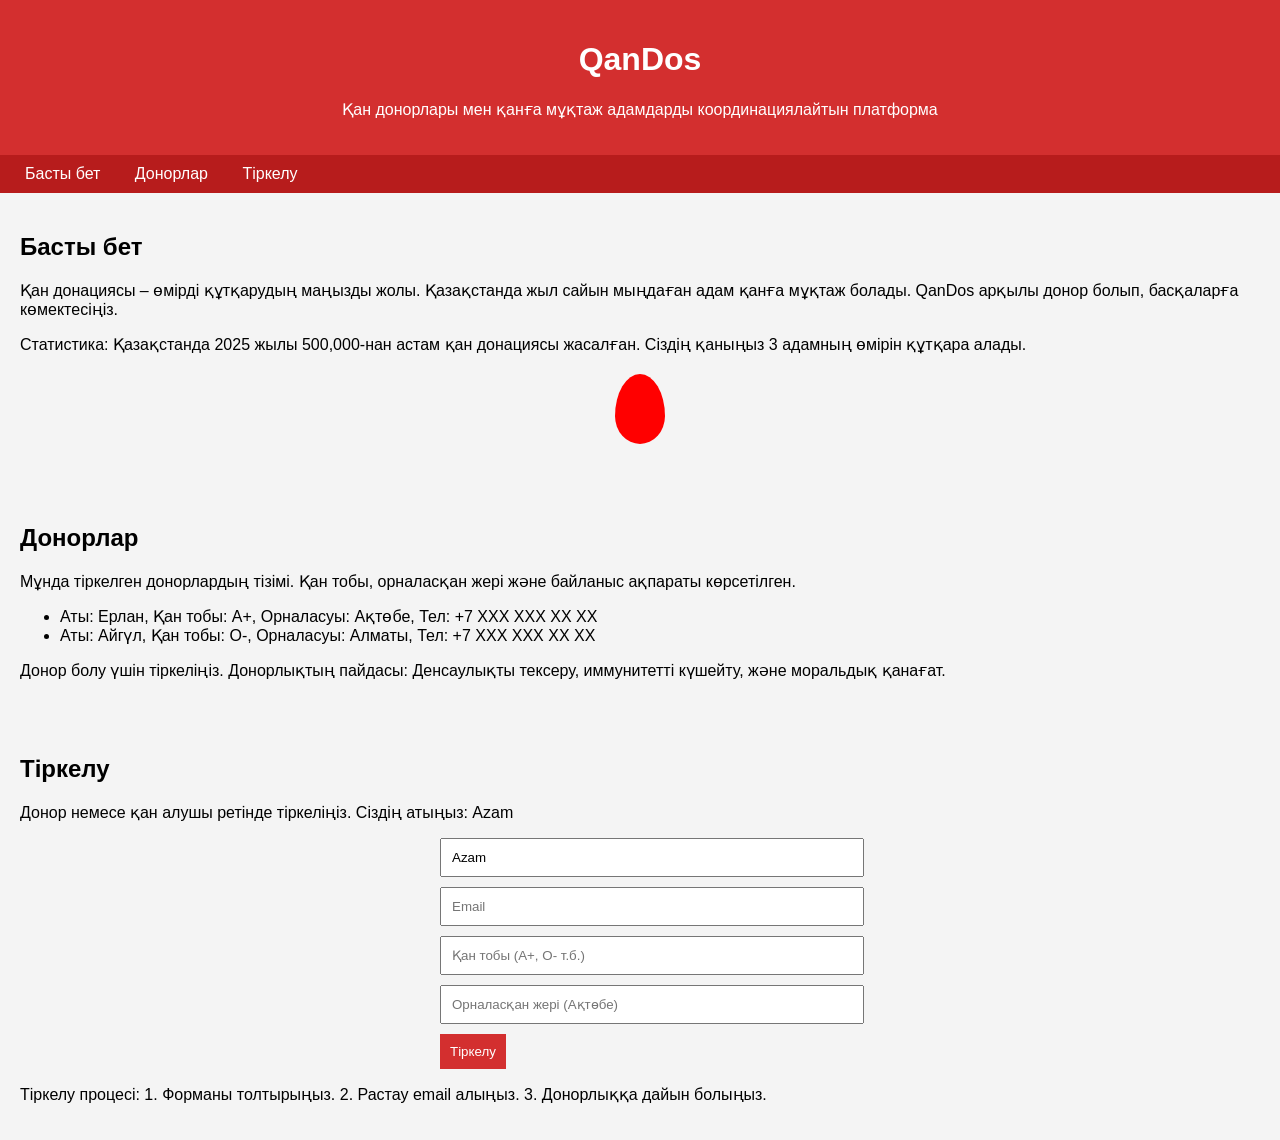
<file: 201 рпо.html>
<!DOCTYPE html>
<html lang="kk">
<head>
    <meta charset="UTF-8">
    <meta name="viewport" content="width=device-width, initial-scale=1.0">
    <title>QanDos - Қан Донорлары Платформасы</title>
    <style>
        body { font-family: Arial, sans-serif; margin: 0; padding: 0; background-color: #f4f4f4; }
        header { background-color: #d32f2f; color: white; padding: 20px; text-align: center; }
        nav { background-color: #b71c1c; padding: 10px; }
        nav a { color: white; margin: 0 15px; text-decoration: none; }
        section { padding: 20px; }
        .animation { animation: pulse 2s infinite; }
        @keyframes pulse {
            0% { transform: scale(1); }
            50% { transform: scale(1.1); }
            100% { transform: scale(1); }
        }
        .blood-drop {
            width: 50px; height: 70px; background: red; border-radius: 50% 50% 50% 50% / 60% 60% 40% 40%; 
            position: relative; margin: 20px auto; animation: drop 2s infinite;
        }
        @keyframes drop {
            0% { top: 0; }
            100% { top: 20px; }
        }
        form { max-width: 400px; margin: auto; }
        input { display: block; width: 100%; margin: 10px 0; padding: 10px; }
        button { background-color: #d32f2f; color: white; border: none; padding: 10px; cursor: pointer; }
    </style>
</head>
<body>
    <header>
        <h1>QanDos</h1>
        <p>Қан донорлары мен қанға мұқтаж адамдарды координациялайтын платформа</p>
    </header>
    <nav>
        <a href="#home">Басты бет</a>
        <a href="#donors">Донорлар</a>
        <a href="#register">Тіркелу</a>
    </nav>
    <section id="home">
        <h2>Басты бет</h2>
        <p>Қан донациясы – өмірді құтқарудың маңызды жолы. Қазақстанда жыл сайын мыңдаған адам қанға мұқтаж болады. QanDos арқылы донор болып, басқаларға көмектесіңіз.</p>
        <p>Статистика: Қазақстанда 2025 жылы 500,000-нан астам қан донациясы жасалған. Сіздің қаныңыз 3 адамның өмірін құтқара алады.</p>
        <div class="blood-drop animation"></div>
    </section>
    <section id="donors">
        <h2>Донорлар</h2>
        <p>Мұнда тіркелген донорлардың тізімі. Қан тобы, орналасқан жері және байланыс ақпараты көрсетілген.</p>
        <ul>
            <li>Аты: Ерлан, Қан тобы: A+, Орналасуы: Ақтөбе, Тел: +7 XXX XXX XX XX</li>
            <li>Аты: Айгүл, Қан тобы: O-, Орналасуы: Алматы, Тел: +7 XXX XXX XX XX</li>
            <!-- Қосымша донорлар қосуға болады -->
        </ul>
        <p>Донор болу үшін тіркеліңіз. Донорлықтың пайдасы: Денсаулықты тексеру, иммунитетті күшейту, және моральдық қанағат.</p>
    </section>
    <section id="register">
        <h2>Тіркелу</h2>
        <p>Донор немесе қан алушы ретінде тіркеліңіз. Сіздің атыңыз: Azam</p>
        <form>
            <input type="text" placeholder="Аты" value="Azam">
            <input type="email" placeholder="Email">
            <input type="text" placeholder="Қан тобы (A+, O- т.б.)">
            <input type="text" placeholder="Орналасқан жері (Ақтөбе)">
            <button type="submit" class="animation">Тіркелу</button>
        </form>
        <p>Тіркелу процесі: 1. Форманы толтырыңыз. 2. Растау email алыңыз. 3. Донорлыққа дайын болыңыз.</p>
    </section>
</body>
</html>
</file>
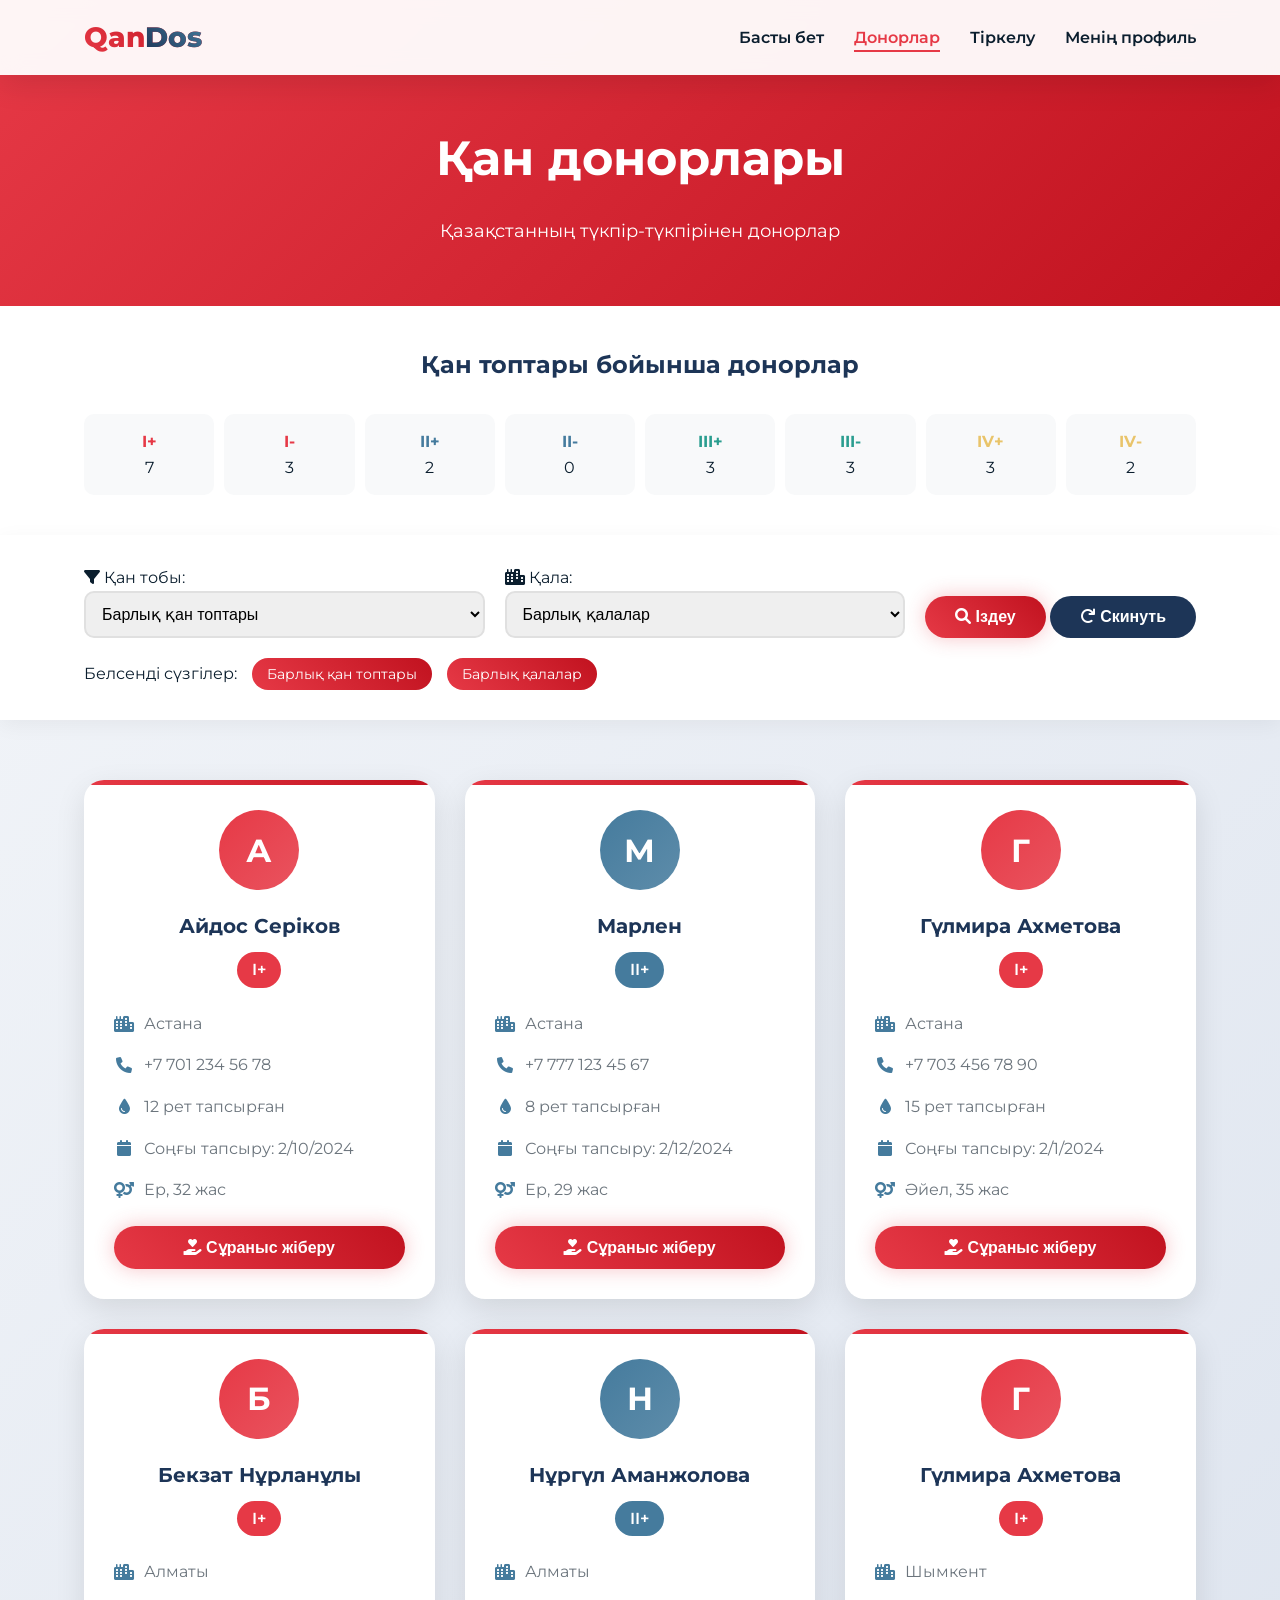
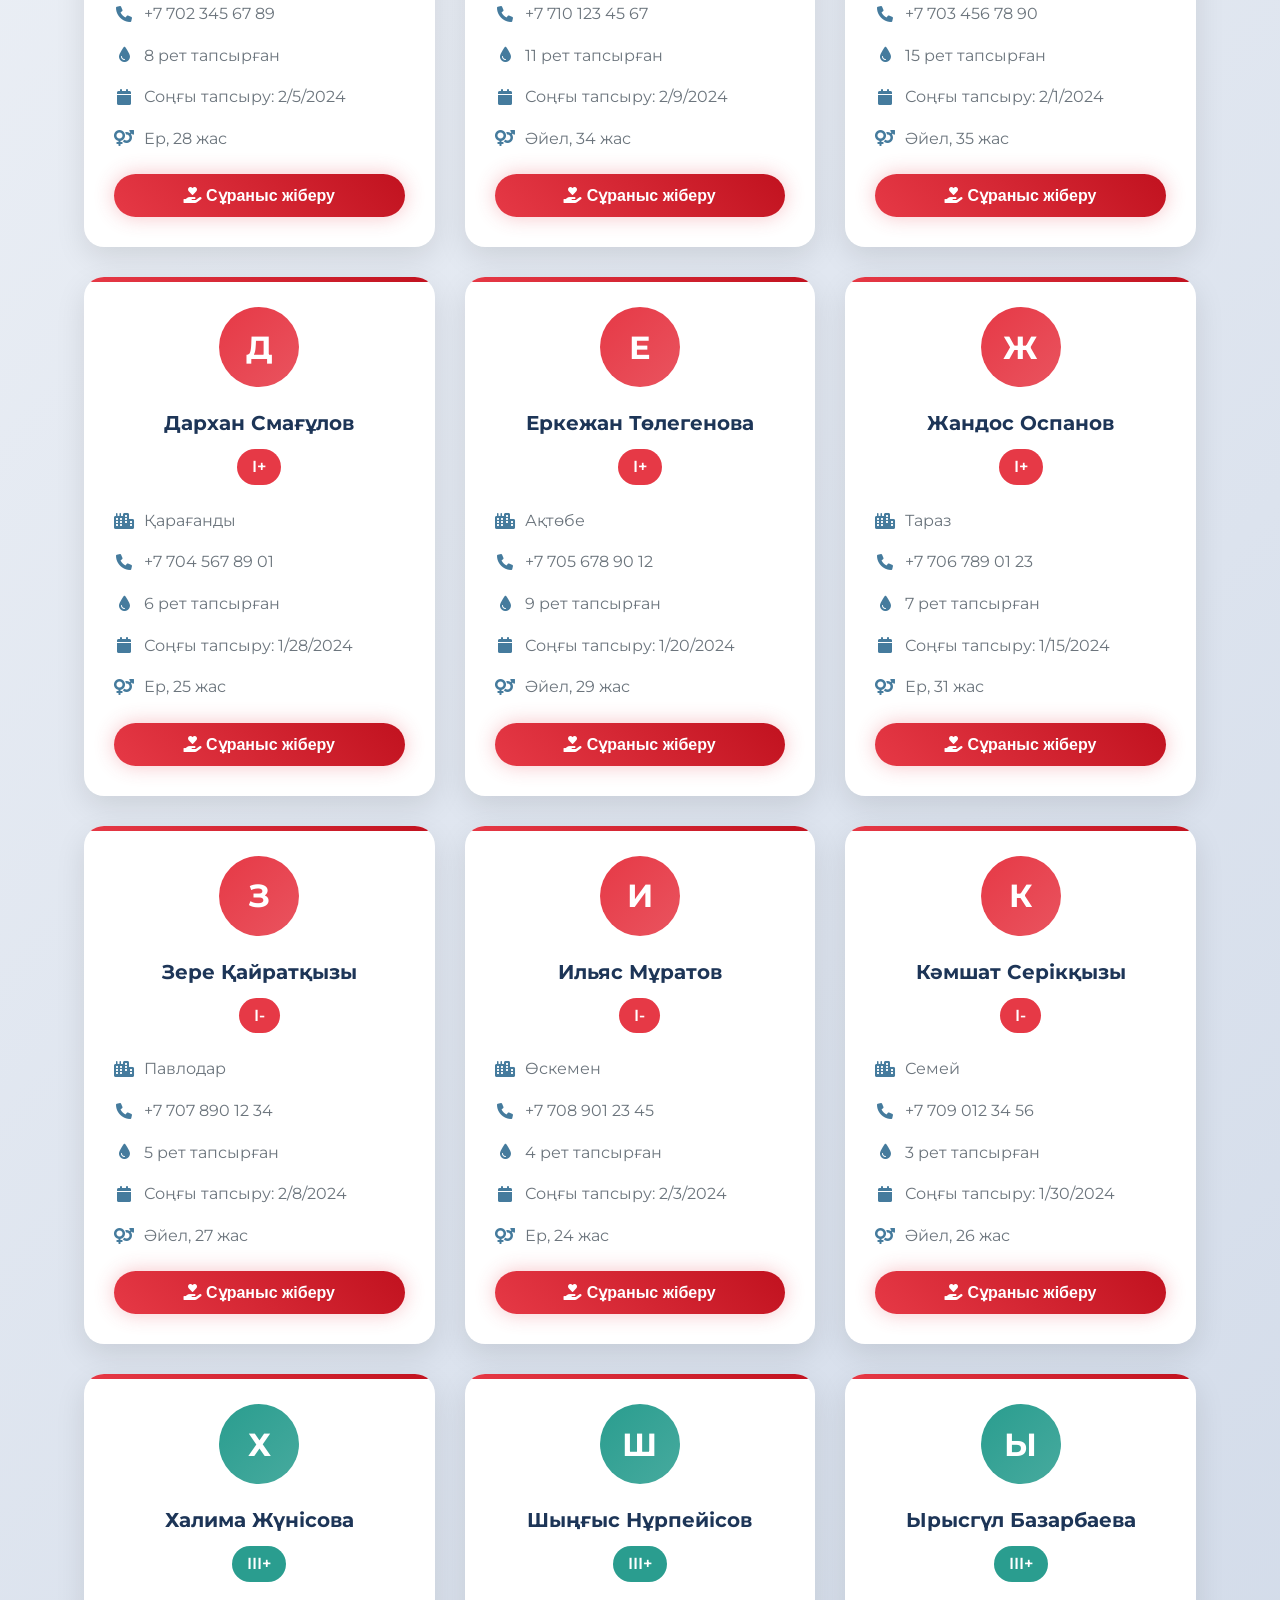
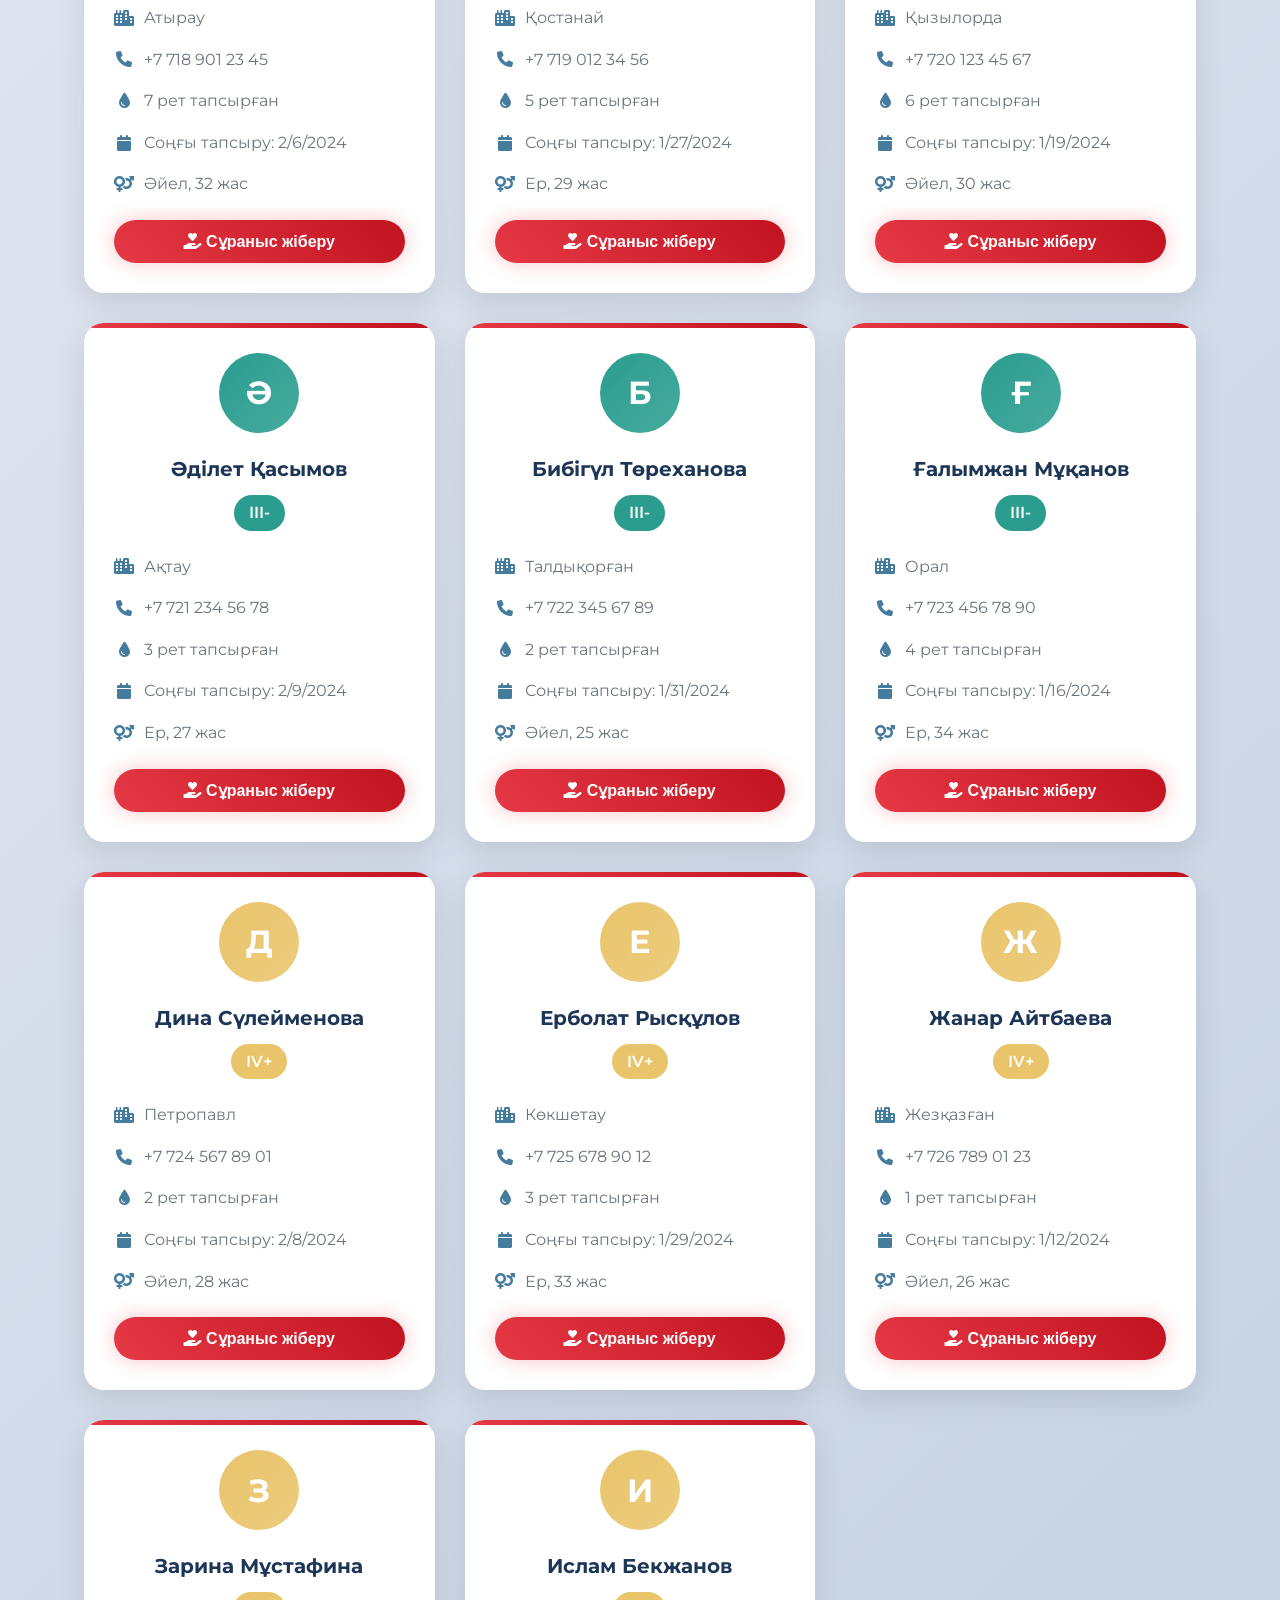
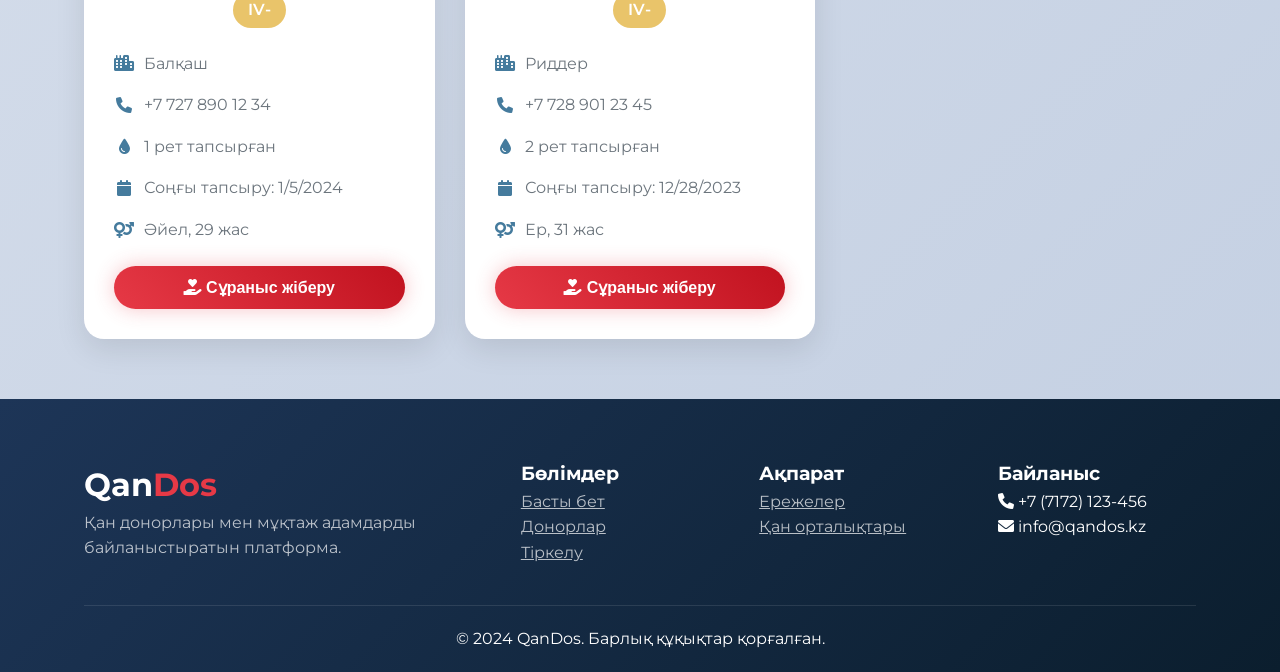
<file: donors.html>
<!DOCTYPE html>
    <html lang="kk">
    <head>
        <meta charset="UTF-8">
        <meta name="viewport" content="width=device-width, initial-scale=1.0">
        <title>Донорлар | QanDos</title>
        <link rel="stylesheet" href="style.css">
        <link href="https://fonts.googleapis.com/css2?family=Montserrat:wght@300;400;600;700;800&display=swap" rel="stylesheet">
        <link rel="stylesheet" href="https://cdnjs.cloudflare.com/ajax/libs/font-awesome/6.0.0/css/all.min.css">
    </head>
    <body>
        <nav class="navbar">
            <div class="container">
                <div class="logo">
                    <h1>Qan<span>Dos</span></h1>
                </div>
                <ul class="nav-links">
                    <li><a href="index.html">Басты бет</a></li>
                    <li><a href="donors.html" class="active">Донорлар</a></li>
                    <li><a href="register.html">Тіркелу</a></li>
                    <li><a href="profile.html">Менің профиль</a></li>
                </ul>
                <div class="burger">
                    <div class="line1"></div>
                    <div class="line2"></div>
                    <div class="line3"></div>
                </div>
            </div>
        </nav>

        <!-- Page Header -->
        <section class="page-header" style="background: linear-gradient(135deg, #E63946, #C1121F); color:white; padding:120px 0 60px; text-align:center;">
            <div class="container">
                <h1 style="font-size:48px;">Қан донорлары</h1>
                <p style="font-size:18px;">Қазақстанның түкпір-түкпірінен донорлар</p>
            </div>
        </section>

        <!-- Қан топтары бойынша статистика -->
        <section style="padding: 40px 0; background: white;">
            <div class="container">
                <h2 style="text-align: center; margin-bottom: 30px; color: #1D3557;">Қан топтары бойынша донорлар</h2>
                <div style="display: grid; grid-template-columns: repeat(8, 1fr); gap: 10px;">
                    <div style="text-align: center; padding: 15px; background: #f8f9fa; border-radius: 10px; cursor: pointer;" onclick="filterBlood('I+')">
                        <span style="font-weight:700; color:#E63946;">I+</span><br>
                        <span id="count-I+">0</span>
                    </div>
                    <div style="text-align: center; padding: 15px; background: #f8f9fa; border-radius: 10px; cursor: pointer;" onclick="filterBlood('I-')">
                        <span style="font-weight:700; color:#E63946;">I-</span><br>
                        <span id="count-I-">0</span>
                    </div>
                    <div style="text-align: center; padding: 15px; background: #f8f9fa; border-radius: 10px; cursor: pointer;" onclick="filterBlood('II+')">
                        <span style="font-weight:700; color:#457B9D;">II+</span><br>
                        <span id="count-II+">0</span>
                    </div>
                    <div style="text-align: center; padding: 15px; background: #f8f9fa; border-radius: 10px; cursor: pointer;" onclick="filterBlood('II-')">
                        <span style="font-weight:700; color:#457B9D;">II-</span><br>
                        <span id="count-II-">0</span>
                    </div>
                    <div style="text-align: center; padding: 15px; background: #f8f9fa; border-radius: 10px; cursor: pointer;" onclick="filterBlood('III+')">
                        <span style="font-weight:700; color:#2A9D8F;">III+</span><br>
                        <span id="count-III+">0</span>
                    </div>
                    <div style="text-align: center; padding: 15px; background: #f8f9fa; border-radius: 10px; cursor: pointer;" onclick="filterBlood('III-')">
                        <span style="font-weight:700; color:#2A9D8F;">III-</span><br>
                        <span id="count-III-">0</span>
                    </div>
                    <div style="text-align: center; padding: 15px; background: #f8f9fa; border-radius: 10px; cursor: pointer;" onclick="filterBlood('IV+')">
                        <span style="font-weight:700; color:#E9C46A;">IV+</span><br>
                        <span id="count-IV+">0</span>
                    </div>
                    <div style="text-align: center; padding: 15px; background: #f8f9fa; border-radius: 10px; cursor: pointer;" onclick="filterBlood('IV-')">
                        <span style="font-weight:700; color:#E9C46A;">IV-</span><br>
                        <span id="count-IV-">0</span>
                    </div>
                </div>
            </div>
        </section>

        <!-- Filters -->
        <section class="filters-section" style="padding: 30px 0; background: white; box-shadow: 0 5px 20px rgba(0,0,0,0.05);">
            <div class="container">
                <div style="display: flex; gap: 20px; align-items: flex-end;">
                    <div style="flex:1;">
                        <label><i class="fas fa-filter"></i> Қан тобы:</label>
                        <select id="bloodFilter" class="filter-select" style="width:100%; padding:12px;">
                            <option value="all">Барлық қан топтары</option>
                            <option value="I+">I+</option>
                            <option value="I-">I-</option>
                            <option value="II+">II+</option>
                            <option value="II-">II-</option>
                            <option value="III+">III+</option>
                            <option value="III-">III-</option>
                            <option value="IV+">IV+</option>
                            <option value="IV-">IV-</option>
                        </select>
                    </div>
                    <div style="flex:1;">
                        <label><i class="fas fa-city"></i> Қала:</label>
                        <select id="cityFilter" class="filter-select" style="width:100%; padding:12px;">
                            <option value="all">Барлық қалалар</option>
                            <option value="Астана">Астана</option>
                            <option value="Алматы">Алматы</option>
                            <option value="Шымкент">Шымкент</option>
                            <option value="Қарағанды">Қарағанды</option>
                            <option value="Ақтөбе">Ақтөбе</option>
                            <option value="Тараз">Тараз</option>
                            <option value="Павлодар">Павлодар</option>
                            <option value="Өскемен">Өскемен</option>
                            <option value="Семей">Семей</option>
                            <option value="Атырау">Атырау</option>
                            <option value="Қостанай">Қостанай</option>
                            <option value="Қызылорда">Қызылорда</option>
                            <option value="Ақтау">Ақтау</option>
                            <option value="Талдықорған">Талдықорған</option>
                            <option value="Орал">Орал</option>
                            <option value="Петропавл">Петропавл</option>
                            <option value="Көкшетау">Көкшетау</option>
                            <option value="Жезқазған">Жезқазған</option>
                            <option value="Балқаш">Балқаш</option>
                            <option value="Риддер">Риддер</option>
                        </select>
                    </div>
                    <div>
                        <button id="searchBtn" class="btn btn-primary"><i class="fas fa-search"></i> Іздеу</button>
                        <button id="resetBtn" class="btn btn-secondary"><i class="fas fa-redo"></i> Скинуть</button>
                    </div>
                </div>
                <div class="active-filters" style="margin-top:20px;">
                    <span>Белсенді сүзгілер: </span>
                    <span class="filter-tag" id="activeBloodTag">Барлық қан топтары</span>
                    <span class="filter-tag" id="activeCityTag">Барлық қалалар</span>
                </div>
            </div>
        </section>

        <!-- Donors Grid -->
        <section class="donors-grid-section" style="padding: 60px 0;">
            <div class="container">
                <div class="donors-grid" id="donorsGrid" style="display: grid; grid-template-columns: repeat(auto-fill, minmax(300px, 1fr)); gap: 30px;">
                    <!-- JavaScript арқылы толтырылады -->
                </div>
            </div>
        </section>

        <!-- Footer (дәл register.html-тегідей) -->
        <footer class="footer" style="background: linear-gradient(135deg, #1D3557, #0B1E2E); color:white; padding:60px 0 20px;">
            <div class="container">
                <div class="footer-content" style="display:grid; grid-template-columns:2fr 1fr 1fr 1fr; gap:40px;">
                    <div>
                        <h2 style="font-size:32px;">Qan<span style="color:#E63946;">Dos</span></h2>
                        <p style="opacity:0.7;">Қан донорлары мен мұқтаж адамдарды байланыстыратын платформа.</p>
                    </div>
                    <div>
                        <h3>Бөлімдер</h3>
                        <ul style="list-style:none; padding:0;">
                            <li><a href="index.html" style="color:rgba(255,255,255,0.7);">Басты бет</a></li>
                            <li><a href="donors.html" style="color:rgba(255,255,255,0.7);">Донорлар</a></li>
                            <li><a href="register.html" style="color:rgba(255,255,255,0.7);">Тіркелу</a></li>
                        </ul>
                    </div>
                    <div>
                        <h3>Ақпарат</h3>
                        <ul style="list-style:none; padding:0;">
                            <li><a href="#" style="color:rgba(255,255,255,0.7);">Ережелер</a></li>
                            <li><a href="#" style="color:rgba(255,255,255,0.7);">Қан орталықтары</a></li>
                        </ul>
                    </div>
                    <div>
                        <h3>Байланыс</h3>
                        <p><i class="fas fa-phone"></i> +7 (7172) 123-456</p>
                        <p><i class="fas fa-envelope"></i> info@qandos.kz</p>
                    </div>
                </div>
                <div style="text-align:center; margin-top:40px; padding-top:20px; border-top:1px solid rgba(255,255,255,0.1);">
                    © 2024 QanDos. Барлық құқықтар қорғалған.
                </div>
            </div>
        </footer>

        <script src="script.js"></script>
    </body>
    </html>
</file>
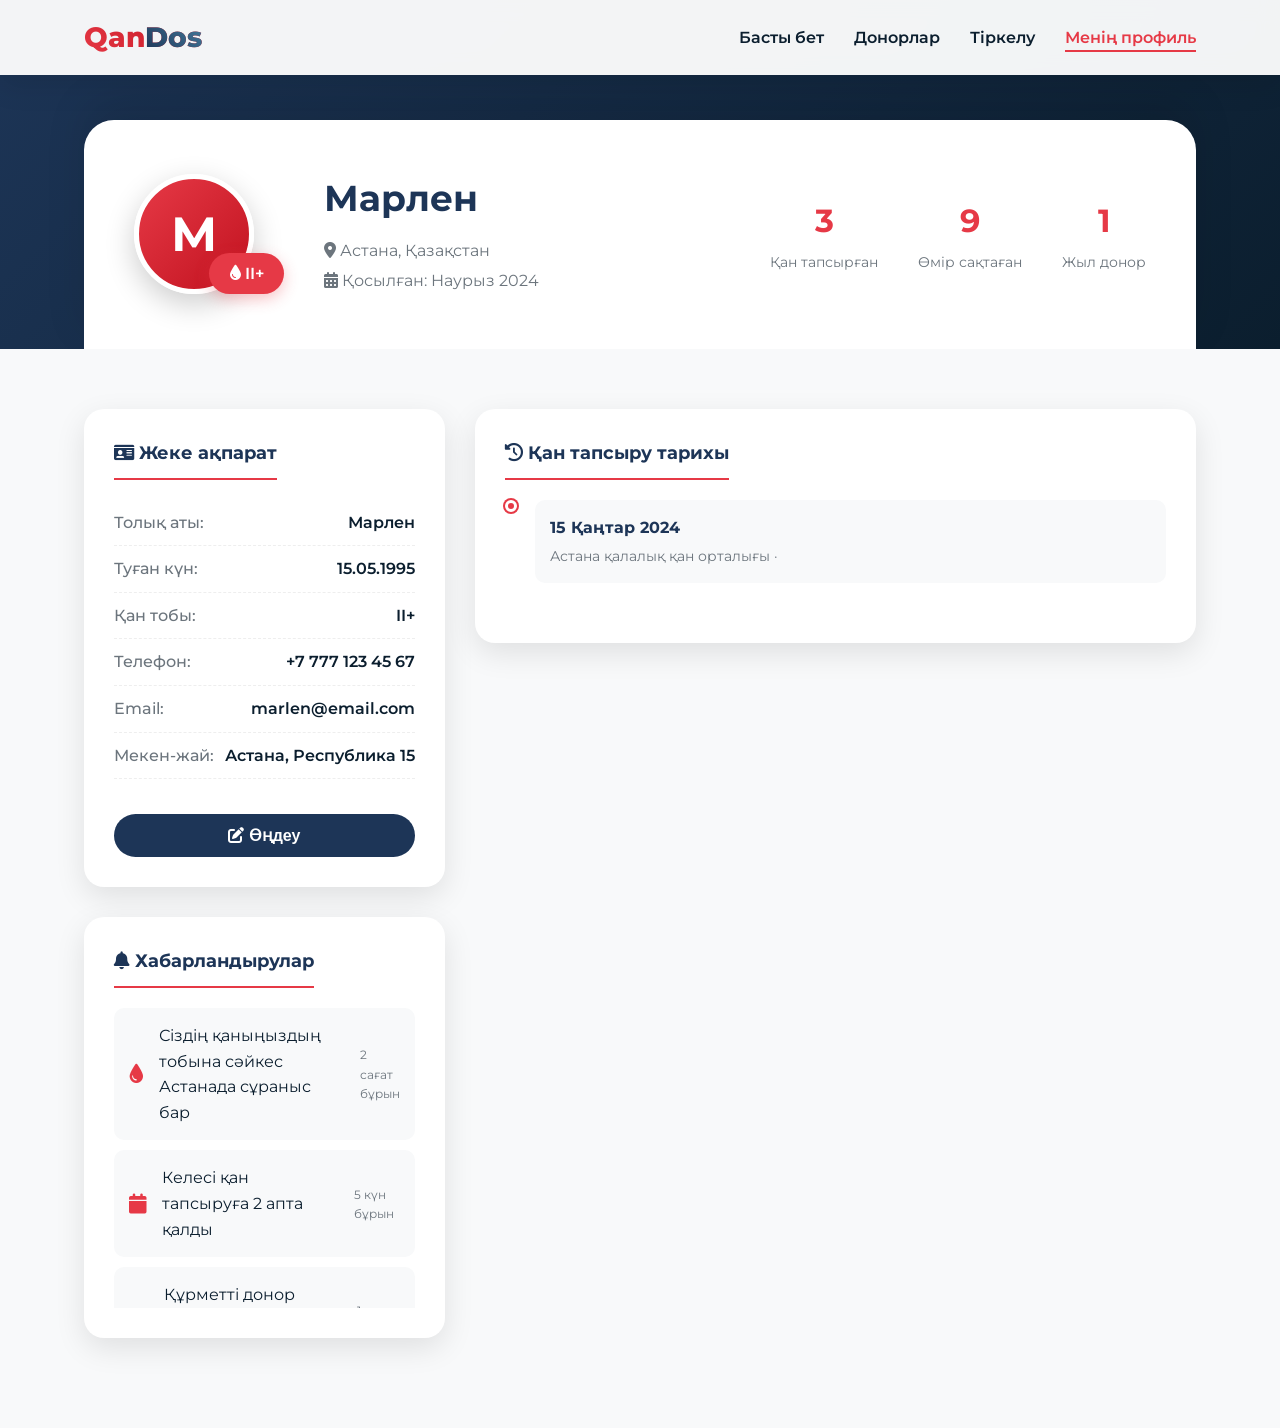
<file: profile.html>
<!DOCTYPE html>
<html lang="kk">
<head>
    <meta charset="UTF-8">
    <meta name="viewport" content="width=device-width, initial-scale=1.0">
    <title>Менің профиль | QanDos</title>
    <link rel="stylesheet" href="style.css">
    <link href="https://fonts.googleapis.com/css2?family=Montserrat:wght@300;400;600;700;800&display=swap" rel="stylesheet">
    <link rel="stylesheet" href="https://cdnjs.cloudflare.com/ajax/libs/font-awesome/6.0.0/css/all.min.css">
    <style>
        /* Профиль бетінің стильдері */
        .profile-header {
            padding: 120px 0 0;
            background: linear-gradient(135deg, var(--secondary), var(--dark));
            min-height: 300px;
        }
        
        .profile-cover {
            background: white;
            border-radius: 30px 30px 0 0;
            padding: 50px;
            display: grid;
            grid-template-columns: auto 1fr auto;
            gap: 40px;
            align-items: center;
            box-shadow: 0 -20px 40px rgba(0,0,0,0.1);
        }
        
        .profile-avatar {
            position: relative;
            width: 150px;
        }
        
        .avatar-circle {
            width: 120px;
            height: 120px;
            background: linear-gradient(135deg, var(--primary), var(--primary-dark));
            border-radius: 50%;
            display: flex;
            align-items: center;
            justify-content: center;
            color: white;
            font-size: 48px;
            font-weight: 700;
            border: 5px solid white;
            box-shadow: 0 10px 30px rgba(0,0,0,0.2);
            animation: avatarPulse 2s infinite;
        }
        
        @keyframes avatarPulse {
            0%, 100% { transform: scale(1); }
            50% { transform: scale(1.05); }
        }
        
        .blood-badge {
            position: absolute;
            bottom: 0;
            right: 0;
            background: var(--primary);
            color: white;
            padding: 8px 20px;
            border-radius: 30px;
            font-weight: 600;
            box-shadow: 0 5px 15px rgba(230,57,70,0.3);
            animation: badgeGlow 2s infinite;
        }
        
        @keyframes badgeGlow {
            0%, 100% { box-shadow: 0 5px 15px rgba(230,57,70,0.3); }
            50% { box-shadow: 0 5px 25px rgba(230,57,70,0.6); }
        }
        
        .profile-title h1 {
            font-size: 36px;
            color: var(--secondary);
            margin-bottom: 10px;
            animation: slideInRight 0.5s;
        }
        
        .profile-title p {
            color: var(--gray);
            margin-bottom: 5px;
            animation: slideInRight 0.5s 0.1s both;
        }
        
        .profile-stats {
            display: flex;
            gap: 40px;
            animation: slideInRight 0.5s 0.2s both;
        }
        
        .stat {
            text-align: center;
        }
        
        .stat h3 {
            font-size: 32px;
            color: var(--primary);
            font-weight: 700;
            margin-bottom: 5px;
        }
        
        .stat p {
            color: var(--gray);
            font-size: 14px;
        }
        
        .profile-content {
            padding: 60px 0;
            background: #f8f9fa;
        }
        
        .profile-grid {
            display: grid;
            grid-template-columns: 1fr 2fr;
            gap: 30px;
        }
        
        .sidebar-card {
            background: white;
            border-radius: 20px;
            padding: 30px;
            box-shadow: 0 10px 30px rgba(0,0,0,0.1);
            margin-bottom: 30px;
            transition: all 0.3s;
        }
        
        .sidebar-card:hover {
            transform: translateY(-5px);
            box-shadow: 0 20px 40px rgba(0,0,0,0.15);
        }
        
        .sidebar-card h3 {
            font-size: 18px;
            color: var(--secondary);
            margin-bottom: 20px;
            padding-bottom: 10px;
            border-bottom: 2px solid var(--primary);
            display: inline-block;
        }
        
        .info-list {
            margin-bottom: 20px;
        }
        
        .info-item {
            display: flex;
            justify-content: space-between;
            padding: 10px 0;
            border-bottom: 1px dashed #eee;
        }
        
        .info-item .label {
            color: var(--gray);
            font-weight: 500;
        }
        
        .info-item .value {
            color: var(--dark);
            font-weight: 600;
        }
        
        .blood-type {
            color: var(--primary);
            font-weight: 700;
        }
        
        .main-card {
            background: white;
            border-radius: 20px;
            padding: 30px;
            box-shadow: 0 10px 30px rgba(0,0,0,0.1);
            margin-bottom: 30px;
            transition: all 0.3s;
        }
        
        .main-card:hover {
            transform: translateY(-5px);
            box-shadow: 0 20px 40px rgba(0,0,0,0.15);
        }
        
        .main-card h3 {
            font-size: 18px;
            color: var(--secondary);
            margin-bottom: 20px;
            padding-bottom: 10px;
            border-bottom: 2px solid var(--primary);
            display: inline-block;
        }
        
        .donation-timeline {
            position: relative;
            padding-left: 30px;
        }
        
        .timeline-item {
            position: relative;
            padding-bottom: 30px;
        }
        
        .timeline-dot {
            position: absolute;
            left: -30px;
            top: 0;
            width: 12px;
            height: 12px;
            background: var(--primary);
            border-radius: 50%;
            border: 3px solid white;
            box-shadow: 0 0 0 2px var(--primary);
        }
        
        .timeline-item:not(:last-child)::before {
            content: '';
            position: absolute;
            left: -24px;
            top: 15px;
            width: 2px;
            height: calc(100% - 15px);
            background: linear-gradient(to bottom, var(--primary), transparent);
        }
        
        .timeline-content {
            background: #f8f9fa;
            padding: 15px;
            border-radius: 10px;
        }
        
        .timeline-content h4 {
            color: var(--secondary);
            margin-bottom: 5px;
        }
        
        .timeline-content p {
            color: var(--gray);
            font-size: 14px;
        }
        
        .achievements-grid {
            display: grid;
            grid-template-columns: repeat(3, 1fr);
            gap: 20px;
        }
        
        .achievement {
            text-align: center;
            padding: 20px;
            background: linear-gradient(135deg, #f8f9fa, #e9ecef);
            border-radius: 10px;
            transition: all 0.3s;
        }
        
        .achievement:hover {
            transform: translateY(-5px);
            background: linear-gradient(135deg, var(--primary), var(--primary-dark));
            color: white;
        }
        
        .achievement i {
            font-size: 30px;
            color: var(--primary);
            margin-bottom: 10px;
        }
        
        .achievement:hover i {
            color: white;
        }
        
        .achievement p {
            font-size: 14px;
            font-weight: 600;
        }
        
        .notifications {
            max-height: 300px;
            overflow-y: auto;
        }
        
        .notification-item {
            padding: 15px;
            background: #f8f9fa;
            border-radius: 10px;
            margin-bottom: 10px;
            display: flex;
            align-items: center;
            gap: 15px;
            transition: all 0.3s;
        }
        
        .notification-item:hover {
            background: linear-gradient(135deg, var(--primary), var(--primary-dark));
            color: white;
        }
        
        .notification-item i {
            color: var(--primary);
            font-size: 20px;
        }
        
        .notification-item:hover i {
            color: white;
        }
        
        .notification-item small {
            color: var(--gray);
            font-size: 12px;
            margin-left: auto;
        }
        
        .notification-item:hover small {
            color: rgba(255,255,255,0.8);
        }
        
        .btn-block {
            width: 100%;
            margin-top: 15px;
        }
        
        @media (max-width: 992px) {
            .profile-grid {
                grid-template-columns: 1fr;
            }
            
            .profile-cover {
                grid-template-columns: 1fr;
                text-align: center;
            }
            
            .profile-stats {
                justify-content: center;
            }
        }
        
        @media (max-width: 768px) {
            .profile-cover {
                padding: 30px;
            }
            
            .achievements-grid {
                grid-template-columns: 1fr;
            }
        }
    </style>
</head>
<body>
    <!-- Navbar -->
    <nav class="navbar">
        <div class="container">
            <div class="logo">
                <h1>Qan<span>Dos</span></h1>
            </div>
            <ul class="nav-links">
                <li><a href="index.html">Басты бет</a></li>
                <li><a href="donors.html">Донорлар</a></li>
                <li><a href="register.html">Тіркелу</a></li>
                <li><a href="profile.html" class="active">Менің профиль</a></li>
            </ul>
            <div class="burger">
                <div class="line1"></div>
                <div class="line2"></div>
                <div class="line3"></div>
            </div>
        </div>
    </nav>

    <!-- Profile Header -->
    <section class="profile-header">
        <div class="container">
            <div class="profile-cover">
                <div class="profile-avatar animate-pop">
                    <div class="avatar-circle">
                        <span>М</span>
                    </div>
                    <div class="blood-badge">
                        <i class="fas fa-tint"></i> II+
                    </div>
                </div>
                <div class="profile-title">
                    <h1>Марлен</h1>
                    <p><i class="fas fa-map-marker-alt"></i> Астана, Қазақстан</p>
                    <p><i class="fas fa-calendar-alt"></i> Қосылған: Наурыз 2024</p>
                </div>
                <div class="profile-stats">
                    <div class="stat">
                        <h3>3</h3>
                        <p>Қан тапсырған</p>
                    </div>
                    <div class="stat">
                        <h3>9</h3>
                        <p>Өмір сақтаған</p>
                    </div>
                    <div class="stat">
                        <h3>1</h3>
                        <p>Жыл донор</p>
                    </div>
                </div>
            </div>
        </div>
    </section>

    <!-- Profile Content -->
    <section class="profile-content">
        <div class="container">
            <div class="profile-grid">
                <div class="profile-sidebar">
                    <div class="sidebar-card animate-left">
                        <h3><i class="fas fa-id-card"></i> Жеке ақпарат</h3>
                        <div class="info-list">
                            <div class="info-item">
                                <span class="label">Толық аты:</span>
                                <span class="value">Марлен</span>
                            </div>
                            <div class="info-item">
                                <span class="label">Туған күн:</span>
                                <span class="value">15.05.1995</span>
                            </div>
                            <div class="info-item">
                                <span class="label">Қан тобы:</span>
                                <span class="value blood-type">II+</span>
                            </div>
                            <div class="info-item">
                                <span class="label">Телефон:</span>
                                <span class="value">+7 777 123 45 67</span>
                            </div>
                            <div class="info-item">
                                <span class="label">Email:</span>
                                <span class="value">marlen@email.com</span>
                            </div>
                            <div class="info-item">
                                <span class="label">Мекен-жай:</span>
                                <span class="value">Астана, Республика 15</span>
                            </div>
                        </div>
                        <button class="btn btn-secondary btn-block"><i class="fas fa-edit"></i> Өңдеу</button>
                    </div>
                    
                    <div class="sidebar-card">
                        <h3><i class="fas fa-bell"></i> Хабарландырулар</h3>
                        <div class="notifications">
                            <div class="notification-item">
                                <i class="fas fa-tint"></i>
                                <p>Сіздің қаныңыздың тобына сәйкес Астанада сұраныс бар</p>
                                <small>2 сағат бұрын</small>
                            </div>
                            <div class="notification-item">
                                <i class="fas fa-calendar"></i>
                                <p>Келесі қан тапсыруға 2 апта қалды</p>
                                <small>5 күн бұрын</small>
                            </div>
                            <div class="notification-item">
                                <i class="fas fa-medal"></i>
                                <p>Құрметті донор атағына ұсынылдыңыз</p>
                                <small>1 апта бұрын</small>
                            </div>
                        </div>
                    </div>
                </div>
                
                <div class="        -main">
                    <div class="main-card animate-right">
                        <h3><i class="fas fa-history"></i> Қан тапсыру тарихы</h3>
                        <div class="donation-timeline">
                            <div class="timeline-item">
                                <div class="timeline-dot"></div>
                                <div class="timeline-content">
                                    <h4>15 Қаңтар 2024</h4>
                                    <p>Астана қалалық қан орталығы ·
</file>
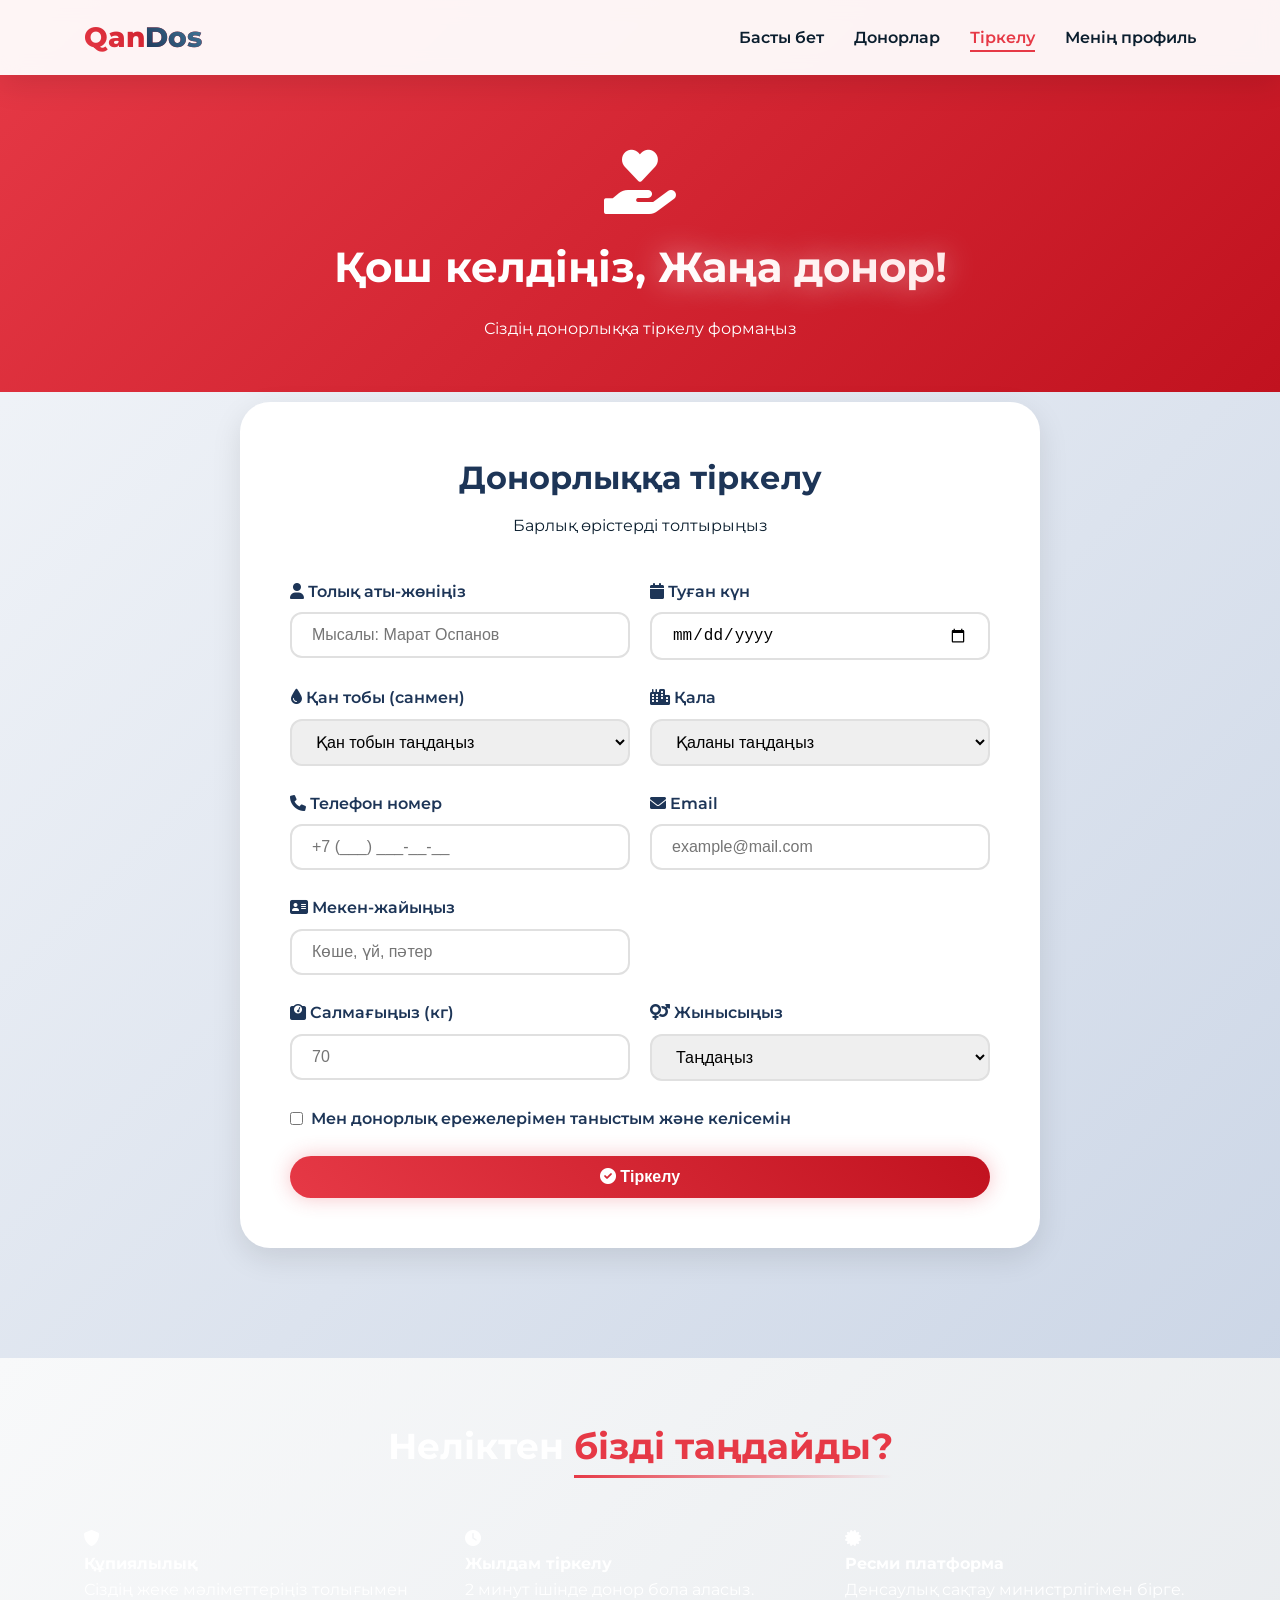
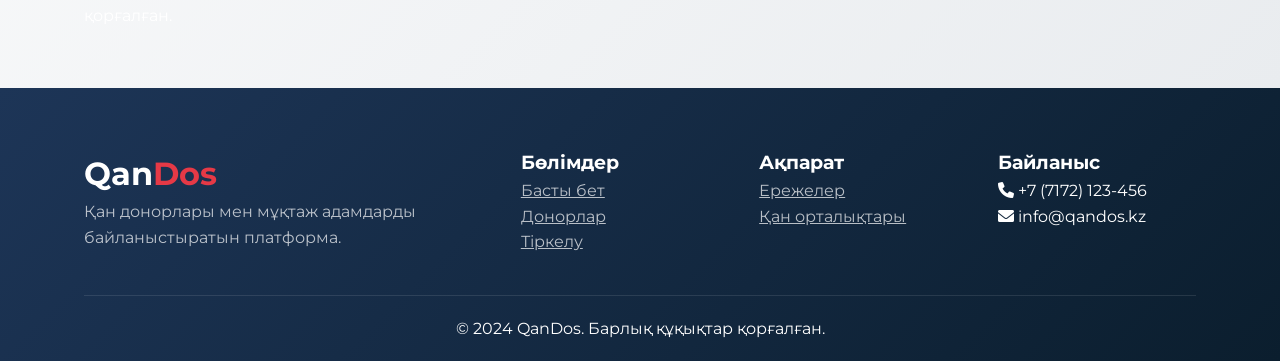
<file: register.html>
<!DOCTYPE html>
<html lang="kk">
<head>
    <meta charset="UTF-8">
    <meta name="viewport" content="width=device-width, initial-scale=1.0">
    <title>Тіркелу | QanDos</title>
    <link rel="stylesheet" href="style.css">
    <link href="https://fonts.googleapis.com/css2?family=Montserrat:wght@300;400;600;700;800&display=swap" rel="stylesheet">
    <link rel="stylesheet" href="https://cdnjs.cloudflare.com/ajax/libs/font-awesome/6.0.0/css/all.min.css">
</head>
<body>
    <!-- Navbar -->
    <nav class="navbar">
        <div class="container">
            <div class="logo">
                <h1>Qan<span>Dos</span></h1>
            </div>
            <ul class="nav-links">
                <li><a href="index.html">Басты бет</a></li>
                <li><a href="donors.html">Донорлар</a></li>
                <li><a href="register.html" class="active">Тіркелу</a></li>
                <li><a href="profile.html">Менің профиль</a></li>
            </ul>
            <div class="burger">
                <div class="line1"></div>
                <div class="line2"></div>
                <div class="line3"></div>
            </div>
        </div>
    </nav>

    <!-- Register Hero -->
    <section class="register-hero">
        <div class="container">
            <div class="welcome-message">
                <i class="fas fa-hand-holding-heart"></i>
                <h1>Қош келдіңіз, <span class="user-name">Жаңа донор!</span></h1>
                <p>Сіздің донорлыққа тіркелу формаңыз</p>
            </div>
        </div>
    </section>

    <!-- Register Form -->
    <section class="register-section">
        <div class="container">
            <div class="register-container">
                <div class="register-header">
                    <h2>Донорлыққа тіркелу</h2>
                    <p>Барлық өрістерді толтырыңыз</p>
                </div>
                <form id="registerForm" class="register-form animate-form">
                    <div class="form-row">
                        <div class="form-group">
                            <label><i class="fas fa-user"></i> Толық аты-жөніңіз</label>
                            <input type="text" id="fullname" placeholder="Мысалы: Марат Оспанов" required>
                        </div>
                        <div class="form-group">
                            <label><i class="fas fa-calendar"></i> Туған күн</label>
                            <input type="date" id="birthdate" required>
                        </div>
                    </div>
                    <div class="form-row">
                        <div class="form-group">
                            <label><i class="fas fa-tint"></i> Қан тобы (санмен)</label>
                            <select id="bloodType" required>
                                <option value="">Қан тобын таңдаңыз</option>
                                <option value="I+">I+ (0(I) Rh+)</option>
                                <option value="I-">I- (0(I) Rh-)</option>
                                <option value="II+">II+ (A(II) Rh+)</option>
                                <option value="II-">II- (A(II) Rh-)</option>
                                <option value="III+">III+ (B(III) Rh+)</option>
                                <option value="III-">III- (B(III) Rh-)</option>
                                <option value="IV+">IV+ (AB(IV) Rh+)</option>
                                <option value="IV-">IV- (AB(IV) Rh-)</option>
                            </select>
                        </div>
                        <div class="form-group">
                            <label><i class="fas fa-city"></i> Қала</label>
                            <select id="city" required>
                                <option value="">Қаланы таңдаңыз</option>
                                <option value="Астана">Астана</option>
                                <option value="Алматы">Алматы</option>
                                <option value="Шымкент">Шымкент</option>
                                <option value="Қарағанды">Қарағанды</option>
                                <option value="Ақтөбе">Ақтөбе</option>
                                <option value="Тараз">Тараз</option>
                                <option value="Павлодар">Павлодар</option>
                                <option value="Өскемен">Өскемен</option>
                                <option value="Семей">Семей</option>
                                <option value="Атырау">Атырау</option>
                                <option value="Қостанай">Қостанай</option>
                                <option value="Қызылорда">Қызылорда</option>
                                <option value="Ақтау">Ақтау</option>
                                <option value="Талдықорған">Талдықорған</option>
                                <option value="Орал">Орал</option>
                                <option value="Петропавл">Петропавл</option>
                                <option value="Көкшетау">Көкшетау</option>
                                <option value="Жезқазған">Жезқазған</option>
                                <option value="Балқаш">Балқаш</option>
                                <option value="Риддер">Риддер</option>
                            </select>
                        </div>
                    </div>
                    <div class="form-row">
                        <div class="form-group">
                            <label><i class="fas fa-phone"></i> Телефон номер</label>
                            <input type="tel" id="phone" placeholder="+7 (___) ___-__-__" required>
                        </div>
                        <div class="form-group">
                            <label><i class="fas fa-envelope"></i> Email</label>
                            <input type="email" id="email" placeholder="example@mail.com" required>
                        </div>
                    </div>
                    <div class="form-row">
                        <div class="form-group full-width">
                            <label><i class="fas fa-address-card"></i> Мекен-жайыңыз</label>
                            <input type="text" id="address" placeholder="Көше, үй, пәтер" required>
                        </div>
                    </div>
                    <div class="form-row">
                        <div class="form-group">
                            <label><i class="fas fa-weight"></i> Салмағыңыз (кг)</label>
                            <input type="number" id="weight" placeholder="70" min="50" max="150" required>
                        </div>
                        <div class="form-group">
                            <label><i class="fas fa-venus-mars"></i> Жынысыңыз</label>
                            <select id="gender" required>
                                <option value="">Таңдаңыз</option>
                                <option value="Ер">Ер</option>
                                <option value="Әйел">Әйел</option>
                            </select>
                        </div>
                    </div>
                    <div class="form-group terms">
                        <input type="checkbox" id="agree" required>
                        <label for="agree">Мен донорлық ережелерімен таныстым және келісемін</label>
                    </div>
                    <button type="submit" class="btn btn-primary pulse btn-block">
                        <i class="fas fa-check-circle"></i> Тіркелу
                    </button>
                </form>
            </div>
        </div>
    </section>

    <!-- Қосымша ақпарат блогы -->
    <section class="additional-info register-info" style="background: linear-gradient(135deg, #f8f9fa 0%, #e9ecef 100%); padding: 60px 0;">
        <div class="container">
            <h2 class="section-title">Неліктен <span>бізді таңдайды?</span></h2>
            <div style="display: grid; grid-template-columns: repeat(3,1fr); gap:30px; margin-top:40px;">
                <div class="info-card-small">
                    <i class="fas fa-shield-alt"></i>
                    <h4>Құпиялылық</h4>
                    <p>Сіздің жеке мәліметтеріңіз толығымен қорғалған.</p>
                </div>
                <div class="info-card-small">
                    <i class="fas fa-clock"></i>
                    <h4>Жылдам тіркелу</h4>
                    <p>2 минут ішінде донор бола аласыз.</p>
                </div>
                <div class="info-card-small">
                    <i class="fas fa-certificate"></i>
                    <h4>Ресми платформа</h4>
                    <p>Денсаулық сақтау министрлігімен бірге.</p>
                </div>
            </div>
        </div>
    </section>

    <!-- Footer -->
    <footer class="footer" style="background: linear-gradient(135deg, #1D3557, #0B1E2E); color:white; padding:60px 0 20px;">
        <div class="container">
            <div class="footer-content" style="display:grid; grid-template-columns:2fr 1fr 1fr 1fr; gap:40px;">
                <div>
                    <h2 style="font-size:32px;">Qan<span style="color:#E63946;">Dos</span></h2>
                    <p style="opacity:0.7;">Қан донорлары мен мұқтаж адамдарды байланыстыратын платформа.</p>
                </div>
                <div>
                    <h3>Бөлімдер</h3>
                    <ul style="list-style:none; padding:0;">
                        <li><a href="index.html" style="color:rgba(255,255,255,0.7);">Басты бет</a></li>
                        <li><a href="donors.html" style="color:rgba(255,255,255,0.7);">Донорлар</a></li>
                        <li><a href="register.html" style="color:rgba(255,255,255,0.7);">Тіркелу</a></li>
                    </ul>
                </div>
                <div>
                    <h3>Ақпарат</h3>
                    <ul style="list-style:none; padding:0;">
                        <li><a href="#" style="color:rgba(255,255,255,0.7);">Ережелер</a></li>
                        <li><a href="#" style="color:rgba(255,255,255,0.7);">Қан орталықтары</a></li>
                    </ul>
                </div>
                <div>
                    <h3>Байланыс</h3>
                    <p><i class="fas fa-phone"></i> +7 (7172) 123-456</p>
                    <p><i class="fas fa-envelope"></i> info@qandos.kz</p>
                </div>
            </div>
            <div style="text-align:center; margin-top:40px; padding-top:20px; border-top:1px solid rgba(255,255,255,0.1);">
                © 2024 QanDos. Барлық құқықтар қорғалған.
            </div>
        </div>
    </footer>

    <script src="script.js"></script>
</body>
</html>
</file>
<file: style.css>
* {
    margin: 0;
    padding: 0;
    box-sizing: border-box;
}

:root {
    --primary: #E63946;
    --primary-dark: #C1121F;
    --secondary: #1D3557;
    --accent: #457B9D;
    --light: #F1FAEE;
    --white: #FFFFFF;
    --dark: #0B1E2E;
    --gray: #6C757D;
    --success: #2A9D8F;
    --warning: #E9C46A;
    --shadow: 0 10px 30px rgba(0, 0, 0, 0.1);
    --glow: 0 0 20px rgba(230, 57, 70, 0.3);
}

body {
    font-family: 'Montserrat', sans-serif;
    background: linear-gradient(135deg, #f5f7fa 0%, #c3cfe2 100%);
    color: var(--dark);
    line-height: 1.6;
    overflow-x: hidden;
}

.container {
    width: 90%;
    max-width: 1200px;
    margin: 0 auto;
    padding: 0 20px;
}

/* ===== NAVBAR ===== */
.navbar {
    background: rgba(255, 255, 255, 0.95);
    backdrop-filter: blur(10px);
    box-shadow: var(--shadow);
    position: fixed;
    top: 0;
    left: 0;
    right: 0;
    z-index: 1000;
    animation: slideDown 0.8s ease;
}

.navbar .container {
    display: flex;
    justify-content: space-between;
    align-items: center;
    padding: 15px 20px;
}

.logo h1 {
    font-size: 28px;
    font-weight: 800;
    background: linear-gradient(45deg, var(--primary), var(--primary-dark));
    -webkit-background-clip: text;
    -webkit-text-fill-color: transparent;
    animation: pulse 2s infinite;
}

.logo span {
    background: linear-gradient(45deg, var(--secondary), var(--accent));
    -webkit-background-clip: text;
    -webkit-text-fill-color: transparent;
}

.nav-links {
    display: flex;
    list-style: none;
    gap: 30px;
}

.nav-links a {
    text-decoration: none;
    color: var(--dark);
    font-weight: 600;
    transition: all 0.3s;
    position: relative;
}

.nav-links a::after {
    content: '';
    position: absolute;
    bottom: -5px;
    left: 0;
    width: 0;
    height: 2px;
    background: var(--primary);
    transition: width 0.3s;
}

.nav-links a:hover::after,
.nav-links a.active::after {
    width: 100%;
}

.nav-links a.active {
    color: var(--primary);
}

.burger {
    display: none;
    cursor: pointer;
}

.burger div {
    width: 25px;
    height: 3px;
    background: var(--dark);
    margin: 5px;
    transition: all 0.3s;
}

/* ===== HERO SECTION ===== */
.hero {
    min-height: 100vh;
    display: flex;
    align-items: center;
    padding: 100px 0 50px;
    background: linear-gradient(135deg, rgba(230, 57, 70, 0.05) 0%, rgba(69, 123, 157, 0.05) 100%);
    position: relative;
    overflow: hidden;
}

.hero::before {
    content: '';
    position: absolute;
    top: -50%;
    right: -50%;
    width: 100%;
    height: 100%;
    background: radial-gradient(circle, rgba(230, 57, 70, 0.03) 0%, transparent 70%);
    animation: rotate 20s linear infinite;
}

.hero .container {
    display: grid;
    grid-template-columns: 1fr 1fr;
    gap: 50px;
    align-items: center;
}

.hero-content h1 {
    font-size: 48px;
    font-weight: 800;
    margin-bottom: 20px;
    line-height: 1.2;
}

.glitch-text {
    position: relative;
    animation: glitch 3s infinite;
}

.glitch-text span {
    color: var(--primary);
}

.hero-content p {
    font-size: 18px;
    color: var(--gray);
    margin-bottom: 30px;
}

.hero-buttons {
    display: flex;
    gap: 20px;
}

.btn {
    padding: 12px 30px;
    border: none;
    border-radius: 50px;
    font-size: 16px;
    font-weight: 600;
    cursor: pointer;
    transition: all 0.3s;
    text-decoration: none;
    display: inline-block;
    position: relative;
    overflow: hidden;
}

.btn::before {
    content: '';
    position: absolute;
    top: 0;
    left: -100%;
    width: 100%;
    height: 100%;
    background: linear-gradient(90deg, transparent, rgba(255,255,255,0.3), transparent);
    transition: left 0.5s;
}

.btn:hover::before {
    left: 100%;
}

.btn-primary {
    background: linear-gradient(45deg, var(--primary), var(--primary-dark));
    color: white;
    box-shadow: var(--glow);
}

.btn-secondary {
    background: var(--secondary);
    color: white;
}

.pulse {
    animation: pulse 2s infinite;
}

.hero-image {
    text-align: center;
    animation: float 6s ease-in-out infinite;
}

.hero-image img {
    width: 300px;
    height: 300px;
}

/* ===== STATISTICS ===== */
.statistics {
    padding: 80px 0;
    background: white;
}

.section-title {
    text-align: center;
    font-size: 36px;
    margin-bottom: 50px;
    font-weight: 700;
}

.section-title span {
    color: var(--primary);
    position: relative;
}

.section-title span::after {
    content: '';
    position: absolute;
    bottom: -10px;
    left: 0;
    width: 100%;
    height: 3px;
    background: linear-gradient(90deg, var(--primary), transparent);
}

.stats-grid {
    display: grid;
    grid-template-columns: repeat(4, 1fr);
    gap: 30px;
}

.stat-item {
    text-align: center;
    padding: 40px 20px;
    background: linear-gradient(135deg, #667eea 0%, #764ba2 100%);
    color: white;
    border-radius: 20px;
    transition: all 0.3s;
    position: relative;
    overflow: hidden;
    animation: slideUp 0.8s ease-out;
}

.stat-item:nth-child(1) { animation-delay: 0.1s; }
.stat-item:nth-child(2) { animation-delay: 0.2s; }
.stat-item:nth-child(3) { animation-delay: 0.3s; }
.stat-item:nth-child(4) { animation-delay: 0.4s; }

.stat-item::before {
    content: '';
    position: absolute;
    top: -50%;
    left: -50%;
    width: 200%;
    height: 200%;
    background: radial-gradient(circle, rgba(255,255,255,0.1) 0%, transparent 70%);
    transform: rotate(45deg);
    animation: shine 8s infinite;
}

.stat-item i {
    font-size: 48px;
    margin-bottom: 20px;
    color: rgba(255,255,255,0.9);
}

.stat-item h3 {
    font-size: 36px;
    font-weight: 800;
    margin-bottom: 10px;
}

.stat-item p {
    font-size: 18px;
    opacity: 0.9;
}

/* ===== INFO CARDS ===== */
.info-section {
    padding: 80px 0;
    background: linear-gradient(135deg, #f8f9fa 0%, #e9ecef 100%);
}

.info-grid {
    display: grid;
    grid-template-columns: repeat(4, 1fr);
    gap: 30px;
}

.info-card {
    background: white;
    padding: 40px 30px;
    border-radius: 20px;
    text-align: center;
    box-shadow: var(--shadow);
    transition: all 0.3s;
    position: relative;
    overflow: hidden;
}

.info-card::before {
    content: '';
    position: absolute;
    top: 0;
    left: 0;
    width: 5px;
    height: 0;
    background: var(--primary);
    transition: height 0.3s;
}

.info-card:hover::before {
    height: 100%;
}

.info-card:hover {
    transform: translateY(-10px);
    box-shadow: 0 20px 40px rgba(0,0,0,0.15);
}

.info-card i {
    font-size: 48px;
    color: var(--primary);
    margin-bottom: 20px;
    animation: bounce 2s infinite;
}

.info-card h3 {
    font-size: 22px;
    margin-bottom: 15px;
    color: var(--secondary);
}

.info-card p {
    color: var(--gray);
    line-height: 1.6;
}

/* ===== BLOOD TYPES ===== */
.blood-types-section {
    padding: 80px 0;
    background: white;
}

.blood-grid {
    display: grid;
    grid-template-columns: repeat(4, 1fr);
    gap: 30px;
}

.blood-card {
    text-align: center;
    padding: 30px;
    background: linear-gradient(145deg, #ffffff, #f5f5f5);
    border-radius: 20px;
    box-shadow: 20px 20px 40px rgba(0,0,0,0.05);
    transition: all 0.3s;
}

.blood-card:hover {
    transform: scale(1.05);
    box-shadow: 0 15px 30px rgba(230, 57, 70, 0.2);
}

.blood-icon {
    width: 80px;
    height: 80px;
    line-height: 80px;
    border-radius: 50%;
    background: linear-gradient(45deg, var(--primary), var(--primary-dark));
    color: white;
    font-size: 24px;
    font-weight: 700;
    margin: 0 auto 20px;
    animation: pulse 3s infinite;
}

/* ===== FAQ SECTION ===== */
.additional-info {
    padding: 80px 0;
    background: linear-gradient(135deg, var(--secondary), var(--dark));
    color: white;
}

.faq-grid {
    display: grid;
    grid-template-columns: repeat(2, 1fr);
    gap: 30px;
}

.faq-item {
    background: rgba(255,255,255,0.1);
    padding: 30px;
    border-radius: 15px;
    backdrop-filter: blur(10px);
    transition: all 0.3s;
}

.faq-item:hover {
    background: rgba(255,255,255,0.2);
    transform: translateX(10px);
}

.faq-question {
    display: flex;
    align-items: center;
    gap: 15px;
    margin-bottom: 15px;
}

.faq-question i {
    font-size: 24px;
    color: var(--warning);
}

/* ===== DONORS PAGE ===== */
.page-header {
    padding: 150px 0 50px;
    text-align: center;
    background: linear-gradient(135deg, rgba(230,57,70,0.9), rgba(29,53,87,0.9)), url('data:image/svg+xml,<svg xmlns="http://www.w3.org/2000/svg" viewBox="0 0 100 100"><path fill="%23ffffff" opacity="0.1" d="M50 20 L70 50 L50 80 L30 50 Z"/></svg>');
    color: white;
}

.page-header h1 {
    font-size: 48px;
    margin-bottom: 20px;
    animation: fadeInUp 1s;
}

.filters-section {
    padding: 30px 0;
    background: white;
    box-shadow: var(--shadow);
}

.filters {
    display: flex;
    gap: 20px;
    align-items: flex-end;
}

.filter-group {
    flex: 1;
}

.filter-group label {
    display: block;
    margin-bottom: 8px;
    font-weight: 600;
    color: var(--secondary);
}

.filter-select {
    width: 100%;
    padding: 12px 20px;
    border: 2px solid #e0e0e0;
    border-radius: 10px;
    font-size: 16px;
    transition: all 0.3s;
}

.filter-select:focus {
    border-color: var(--primary);
    outline: none;
    box-shadow: 0 0 0 3px rgba(230,57,70,0.1);
}

.active-filters {
    margin-top: 20px;
    display: flex;
    gap: 15px;
    align-items: center;
}

.filter-tag {
    background: linear-gradient(45deg, var(--primary), var(--primary-dark));
    color: white;
    padding: 5px 15px;
    border-radius: 20px;
    font-size: 14px;
}

/* ===== DONORS GRID ===== */
.donors-grid-section {
    padding: 60px 0;
}

.donors-grid {
    display: grid;
    grid-template-columns: repeat(3, 1fr);
    gap: 30px;
}

.donor-card {
    background: white;
    border-radius: 20px;
    padding: 30px;
    box-shadow: var(--shadow);
    transition: all 0.3s;
    position: relative;
    overflow: hidden;
    animation: fadeInScale 0.5s ease-out;
}

.donor-card::before {
    content: '';
    position: absolute;
    top: 0;
    left: 0;
    width: 100%;
    height: 5px;
    background: linear-gradient(90deg, var(--primary), var(--primary-dark));
}

.donor-card:hover {
    transform: translateY(-5px);
    box-shadow: 0 20px 40px rgba(0,0,0,0.15);
}

.donor-avatar {
    width: 80px;
    height: 80px;
    background: linear-gradient(45deg, var(--primary), var(--primary-dark));
    border-radius: 50%;
    display: flex;
    align-items: center;
    justify-content: center;
    margin: 0 auto 20px;
    color: white;
    font-size: 32px;
    font-weight: 700;
}

.donor-info {
    text-align: center;
}

.donor-name {
    font-size: 20px;
    font-weight: 700;
    margin-bottom: 10px;
    color: var(--secondary);
}

.donor-blood {
    display: inline-block;
    padding: 5px 15px;
    background: linear-gradient(45deg, var(--primary), var(--primary-dark));
    color: white;
    border-radius: 20px;
    font-weight: 600;
    margin-bottom: 15px;
}

.donor-details {
    list-style: none;
}

.donor-details li {
    display: flex;
    align-items: center;
    gap: 10px;
    padding: 8px 0;
    color: var(--gray);
}

.donor-details i {
    color: var(--accent);
    width: 20px;
}

/* ===== REGISTER PAGE ===== */
.register-hero {
    padding: 150px 0 50px;
    background: linear-gradient(135deg, var(--primary), var(--primary-dark));
    color: white;
    text-align: center;
}

.welcome-message {
    animation: slideInRight 1s;
}

.welcome-message i {
    font-size: 64px;
    margin-bottom: 20px;
    animation: heartbeat 1.5s infinite;
}

.welcome-message h1 {
    font-size: 42px;
    margin-bottom: 15px;
}

.user-name {
    background: linear-gradient(45deg, #fff, #ffe6e6);
    -webkit-background-clip: text;
    -webkit-text-fill-color: transparent;
    text-shadow: 0 0 30px rgba(255,255,255,0.5);
}

.register-section {
    padding: 60px 0;
}

.register-container {
    max-width: 800px;
    margin: 0 auto;
    background: white;
    border-radius: 30px;
    padding: 50px;
    box-shadow: var(--shadow);
    position: relative;
    top: -50px;
}

.register-header {
    text-align: center;
    margin-bottom: 40px;
}

.register-header h2 {
    font-size: 32px;
    color: var(--secondary);
    margin-bottom: 10px;
}

.register-form {
    display: flex;
    flex-direction: column;
    gap: 25px;
}

.form-row {
    display: grid;
    grid-template-columns: 1fr 1fr;
    gap: 20px;
}

.form-group {
    display: flex;
    flex-direction: column;
    gap: 8px;
}

.form-group label {
    font-weight: 600;
    color: var(--secondary);
}

.form-group input,
.form-group select {
    padding: 12px 20px;
    border: 2px solid #e0e0e0;
    border-radius: 12px;
    font-size: 16px;
    transition: all 0.3s;
}

.form-group input:focus,
.form-group select:focus {
    border-color: var(--primary);
    outline: none;
    box-shadow: 0 0 0 3px rgba(230,57,70,0.1);
}

.terms {
    flex-direction: row;
    align-items: center;
}

.btn-block {
    width: 100%;
}

/* ===== PROFILE PAGE ===== */
.profile-header {
    padding: 120px 0 0;
    background: linear-gradient(135deg, var(--secondary), var(--dark));
}

.profile-cover {
    background: white;
    border-radius: 30px 30px 0 0;
    padding: 50px;
    display: grid;
    grid-template-columns: auto 1fr auto;
    gap: 40px;
    align-items: center;
}

.avatar-circle {
    width: 120px;
    height: 120px;
    background: linear-gradient(45deg, var(--primary), var(--primary-dark));
    border-radius: 50%;
    display: flex;
    align-items: center;
    justify-content: center;
    color: white;
    font-size: 48px;
    font-weight: 700;
    border: 5px solid white;
    box-shadow: var(--shadow);
}

.blood-badge {
    position: absolute;
    bottom: 0;
    right: 0;
    background: var(--primary);
    color: white;
    padding: 8px 20px;
    border-radius: 30px;
    font-weight: 600;
}

.profile-title h1 {
    font-size: 36px;
    color: var(--secondary);
    margin-bottom: 10px;
}

.profile-stats {
    display: flex;
    gap: 30px;
}

.stat {
    text-align: center;
}

.stat h3 {
    font-size: 28px;
    color: var(--primary);
    font-weight: 700;
}

/* ===== ANIMATIONS ===== */
@keyframes slideDown {
    from { transform: translateY(-100%); }
    to { transform: translateY(0); }
}

@keyframes slideUp {
    from { 
        opacity: 0;
        transform: translateY(50px);
    }
    to { 
        opacity: 1;
        transform: translateY(0);
    }
}

@keyframes fadeInUp {
    from {
        opacity: 0;
        transform: translateY(30px);
    }
    to {
        opacity: 1;
        transform: translateY(0);
    }
}

@keyframes fadeInScale {
    from {
        opacity: 0;
        transform: scale(0.9);
    }
    to {
        opacity: 1;
        transform: scale(1);
    }
}

@keyframes slideInRight {
    from {
        opacity: 0;
        transform: translateX(50px);
    }
    to {
        opacity: 1;
        transform: translateX(0);
    }
}

@keyframes pulse {
    0% { transform: scale(1); }
    50% { transform: scale(1.05); }
    100% { transform: scale(1); }
}

@keyframes float {
    0% { transform: translateY(0px); }
    50% { transform: translateY(-20px); }
    100% { transform: translateY(0px); }
}

@keyframes bounce {
    0%, 20%, 50%, 80%, 100% { transform: translateY(0); }
    40% { transform: translateY(-20px); }
    60% { transform: translateY(-10px); }
}

@keyframes heartbeat {
    0% { transform: scale(1); }
    25% { transform: scale(1.1); }
    35% { transform: scale(1); }
    45% { transform: scale(1.05); }
    55% { transform: scale(1); }
}

@keyframes glitch {
    0% { transform: translate(0); }
    20% { transform: translate(-2px, 2px); }
    40% { transform: translate(-2px, -2px); }
    60% { transform: translate(2px, 2px); }
    80% { transform: translate(2px, -2px); }
    100% { transform: translate(0); }
}

@keyframes rotate {
    from { transform: rotate(0deg); }
    to { transform: rotate(360deg); }
}

@keyframes shine {
    0% { transform: translateX(-100%) rotate(45deg); }
    20% { transform: translateX(100%) rotate(45deg); }
    100% { transform: translateX(100%) rotate(45deg); }
}

/* ===== RESPONSIVE ===== */
@media (max-width: 992px) {
    .stats-grid,
    .info-grid,
    .blood-grid,
    .donors-grid {
        grid-template-columns: repeat(2, 1fr);
    }
    
    .hero .container {
        grid-template-columns: 1fr;
        text-align: center;
    }
    
    .hero-buttons {
        justify-content: center;
    }
    
    .faq-grid {
        grid-template-columns: 1fr;
    }
}

@media (max-width: 768px) {
    .nav-links {
        display: none;
    }
    
    .burger {
        display: block;
    }
    
    .stats-grid,
    .info-grid,
    .blood-grid,
    .donors-grid {
        grid-template-columns: 1fr;
    }
    
    .form-row {
        grid-template-columns: 1fr;
    }
    
    .filters {
        flex-direction: column;
    }
    
    .profile-cover {
        grid-template-columns: 1fr;
        text-align: center;
    }
}
</file>
